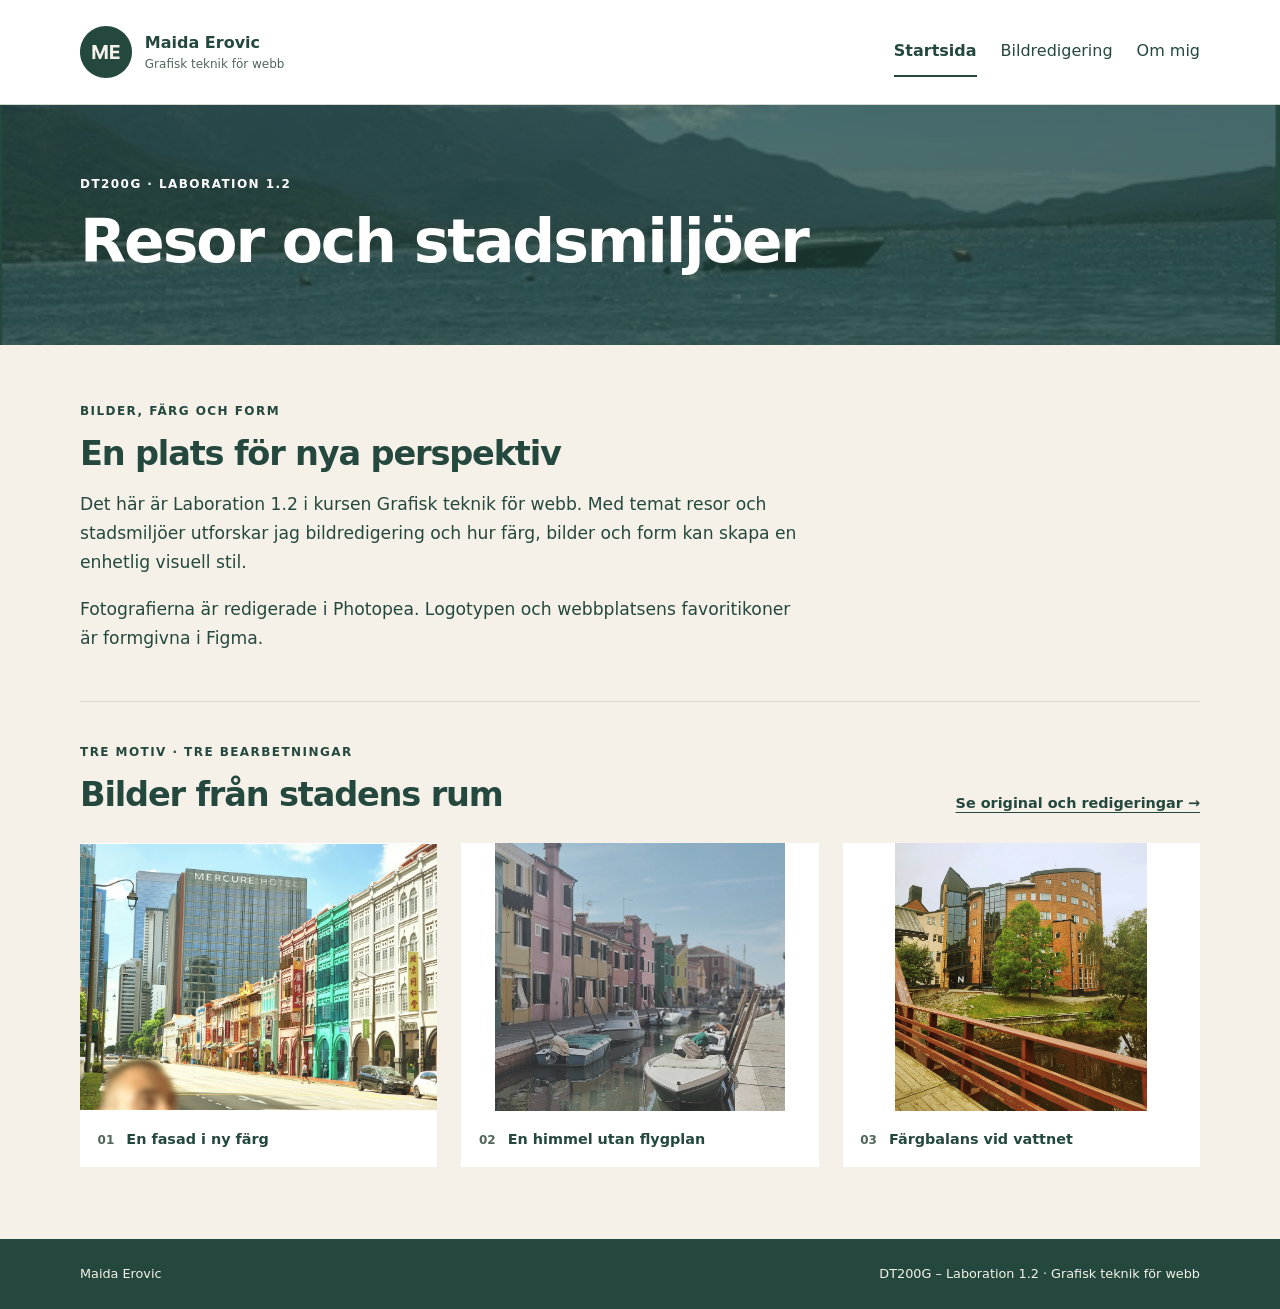
<file: index.html>
<!DOCTYPE html>
<html lang="sv">
<head>
  <meta charset="UTF-8">
  <meta name="viewport" content="width=device-width, initial-scale=1">
  <meta name="description" content="Resor och stadsmiljöer – bildredigering och grafisk form i DT200G, Laboration 1.2.">
  <title>Resor och stadsmiljöer | DT200G – Laboration 1.2</title>
  <link rel="icon" type="image/png" sizes="32x32" href="images/favicon.png">
  <link rel="icon" type="image/x-icon" sizes="16x16" href="images/web/favicon.ico">
  <link rel="stylesheet" href="css/style.css">
</head>
<body>
  <a class="skip-link" href="#innehall">Hoppa till innehåll</a>
  <header class="site-header">
    <div class="container header-inner">
      <a class="brand" href="index.html">
        <img src="images/logo.svg" width="52" height="52" alt="Maida Erovic – startsida">
        <span>Maida Erovic<span class="brand-subtitle">Grafisk teknik för webb</span></span>
      </a>
      <nav aria-label="Huvudmeny">
        <ul>
          <li><a href="index.html" aria-current="page">Startsida</a></li>
          <li><a href="bildredigering.html">Bildredigering</a></li>
          <li><a href="om-mig.html">Om mig</a></li>
        </ul>
      </nav>
    </div>
  </header>
  <main id="innehall" tabindex="-1">
    <section class="hero" aria-labelledby="sidrubrik">
      <img class="hero-image" src="images/web/header.png" width="579" height="193" alt="Hav med berg i bakgrunden.">
      <div class="container hero-content">
        <p class="eyebrow">DT200G · Laboration 1.2</p>
        <h1 id="sidrubrik">Resor och stadsmiljöer</h1>
      </div>
    </section>
    <div class="container page-content">
      <section class="introduction" aria-labelledby="introduktion">
        <p class="eyebrow">Bilder, färg och form</p>
        <h2 id="introduktion">En plats för nya perspektiv</h2>
        <p>Det här är Laboration 1.2 i kursen Grafisk teknik för webb. Med temat resor och stadsmiljöer utforskar jag bildredigering och hur färg, bilder och form kan skapa en enhetlig visuell stil.</p>
        <p>Fotografierna är redigerade i Photopea. Logotypen och webbplatsens favoritikoner är formgivna i Figma.</p>
      </section>
      <section class="gallery-section" aria-labelledby="galleri">
        <div class="section-heading">
          <div>
            <p class="eyebrow">Tre motiv · tre bearbetningar</p>
            <h2 id="galleri">Bilder från stadens rum</h2>
          </div>
          <a class="text-link" href="bildredigering.html">Se original och redigeringar <span aria-hidden="true">→</span></a>
        </div>
        <div class="gallery">
          <figure>
            <img src="images/web/bildserie001.jpeg" width="2000" height="1486" alt="Stadsgata med äldre hus, där en fasad har fått en turkosgrön färg, framför moderna höghus." loading="lazy">
            <figcaption><span class="image-number">01</span><span>En fasad i ny färg</span></figcaption>
          </figure>
          <figure>
            <img src="images/web/bildserie002.jpeg" width="2000" height="1853" alt="Båtar i en kanal mellan stadens byggnader, med en himmel utan flygplanet." loading="lazy">
            <figcaption><span class="image-number">02</span><span>En himmel utan flygplan</span></figcaption>
          </figure>
          <figure>
            <img src="images/web/bildserie003.jpeg" width="2000" height="2126" alt="Byggnad vid vattnet med korrigerade färger och mindre himmel i bild." loading="lazy">
            <figcaption><span class="image-number">03</span><span>Färgbalans vid vattnet</span></figcaption>
          </figure>
        </div>
      </section>
    </div>
  </main>
  <footer class="site-footer">
    <div class="container footer-inner">
      <p>Maida Erovic</p>
      <p>DT200G – Laboration 1.2 · Grafisk teknik för webb</p>
    </div>
  </footer>
</body>
</html>
</file>
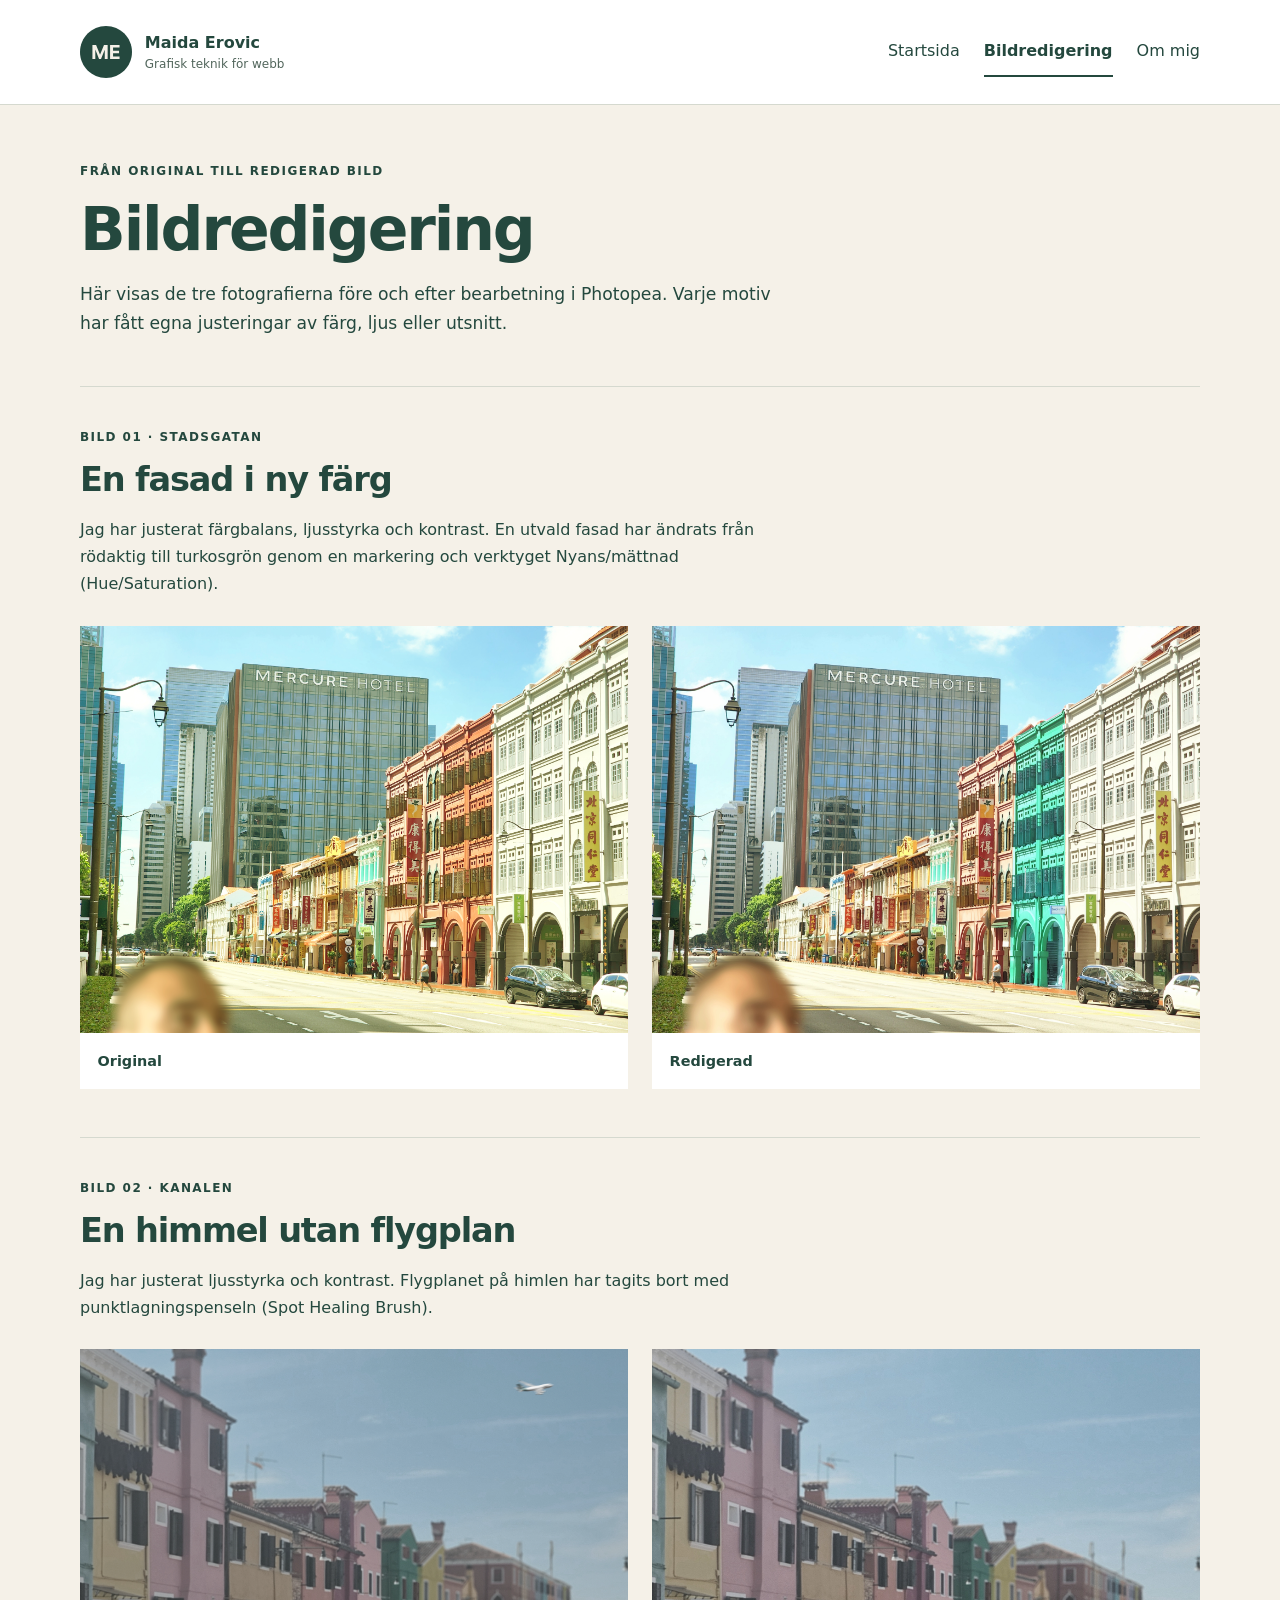
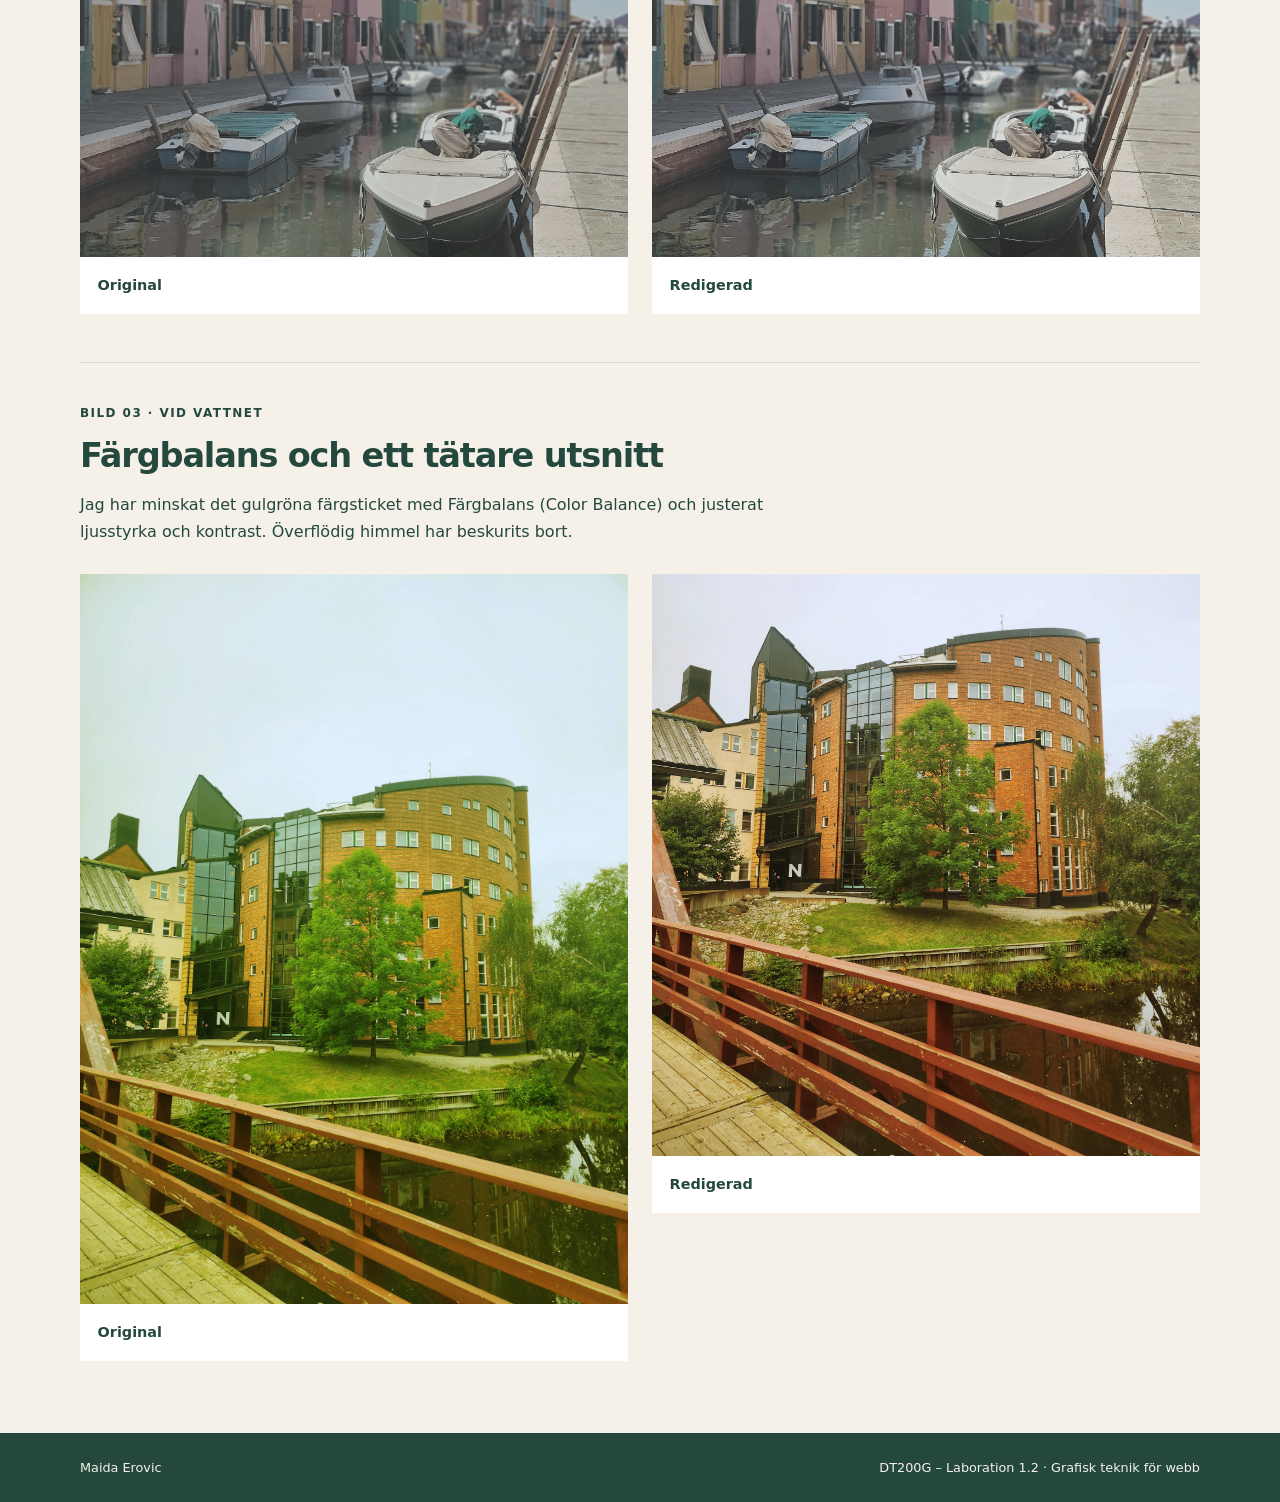
<file: bildredigering.html>
<!DOCTYPE html>
<html lang="sv">
<head>
  <meta charset="UTF-8">
  <meta name="viewport" content="width=device-width, initial-scale=1">
  <meta name="description" content="Jämför tre originalfotografier med redigerade versioner och läs om arbetet i Photopea.">
  <title>Bildredigering | DT200G – Laboration 1.2</title>
  <link rel="icon" type="image/png" sizes="32x32" href="images/favicon.png">
  <link rel="icon" type="image/x-icon" sizes="16x16" href="images/web/favicon.ico">
  <link rel="stylesheet" href="css/style.css">
</head>
<body>
  <a class="skip-link" href="#innehall">Hoppa till innehåll</a>
  <header class="site-header">
    <div class="container header-inner">
      <a class="brand" href="index.html">
        <img src="images/logo.svg" width="52" height="52" alt="Maida Erovic – startsida">
        <span>Maida Erovic<span class="brand-subtitle">Grafisk teknik för webb</span></span>
      </a>
      <nav aria-label="Huvudmeny">
        <ul>
          <li><a href="index.html">Startsida</a></li>
          <li><a href="bildredigering.html" aria-current="page">Bildredigering</a></li>
          <li><a href="om-mig.html">Om mig</a></li>
        </ul>
      </nav>
    </div>
  </header>
  <main id="innehall" class="container page-content" tabindex="-1">
    <div class="page-intro">
      <p class="eyebrow">Från original till redigerad bild</p>
      <h1>Bildredigering</h1>
      <p>Här visas de tre fotografierna före och efter bearbetning i Photopea. Varje motiv har fått egna justeringar av färg, ljus eller utsnitt.</p>
    </div>
    <section class="editing-section" aria-labelledby="bild-ett">
      <p class="eyebrow">Bild 01 · Stadsgatan</p>
      <h2 id="bild-ett">En fasad i ny färg</h2>
      <p class="edit-description">Jag har justerat färgbalans, ljusstyrka och kontrast. En utvald fasad har ändrats från rödaktig till turkosgrön genom en markering och verktyget Nyans/mättnad (Hue/Saturation).</p>
      <div class="comparison">
        <figure>
          <img src="original/original001.jpg" width="3992" height="2967" alt="Original av stadsgatan med en rödaktig fasad bland äldre hus framför höghusen." loading="lazy">
          <figcaption>Original</figcaption>
        </figure>
        <figure>
          <img src="images/web/bildserie001.jpeg" width="2000" height="1486" alt="Samma stadsgata med den utvalda fasaden i turkosgrönt och justerad färgbalans och ljusstyrka." loading="lazy">
          <figcaption>Redigerad</figcaption>
        </figure>
      </div>
    </section>
    <section class="editing-section" aria-labelledby="bild-tva">
      <p class="eyebrow">Bild 02 · Kanalen</p>
      <h2 id="bild-tva">En himmel utan flygplan</h2>
      <p class="edit-description">Jag har justerat ljusstyrka och kontrast. Flygplanet på himlen har tagits bort med punktlagningspenseln (Spot Healing Brush).</p>
      <div class="comparison">
        <figure>
          <img src="original/original002.jpg" width="2000" height="1853" alt="Original av en kanal med båtar och ett flygplan på himlen ovanför byggnaderna." loading="lazy">
          <figcaption>Original</figcaption>
        </figure>
        <figure>
          <img src="images/web/bildserie002.jpeg" width="2000" height="1853" alt="Samma kanal med båtar, justerat ljus och kontrast samt flygplanet borttaget från himlen." loading="lazy">
          <figcaption>Redigerad</figcaption>
        </figure>
      </div>
    </section>
    <section class="editing-section" aria-labelledby="bild-tre">
      <p class="eyebrow">Bild 03 · Vid vattnet</p>
      <h2 id="bild-tre">Färgbalans och ett tätare utsnitt</h2>
      <p class="edit-description">Jag har minskat det gulgröna färgsticket med Färgbalans (Color Balance) och justerat ljusstyrka och kontrast. Överflödig himmel har beskurits bort.</p>
      <div class="comparison">
        <figure>
          <img src="original/original003.jpg" width="3000" height="4000" alt="Original av en byggnad vid vattnet, med gulgrönt färgstick och en stor yta himmel." loading="lazy">
          <figcaption>Original</figcaption>
        </figure>
        <figure>
          <img src="images/web/bildserie003.jpeg" width="2000" height="2126" alt="Samma byggnad vid vattnet med minskat gulgrönt färgstick och mindre himmel efter beskärning." loading="lazy">
          <figcaption>Redigerad</figcaption>
        </figure>
      </div>
    </section>
  </main>
  <footer class="site-footer">
    <div class="container footer-inner">
      <p>Maida Erovic</p>
      <p>DT200G – Laboration 1.2 · Grafisk teknik för webb</p>
    </div>
  </footer>
</body>
</html>
</file>
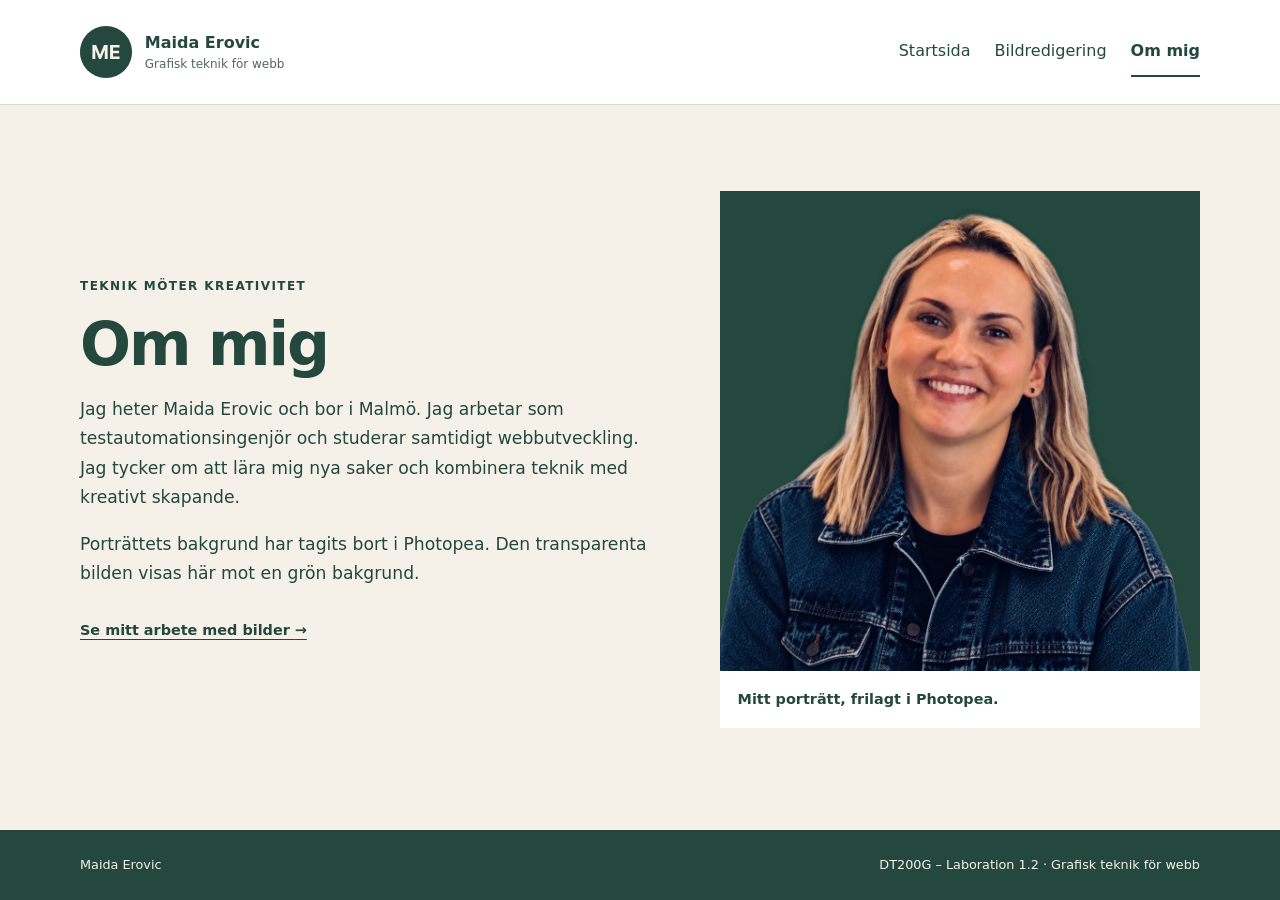
<file: om-mig.html>
<!DOCTYPE html>
<html lang="sv">
<head>
  <meta charset="UTF-8">
  <meta name="viewport" content="width=device-width, initial-scale=1">
  <meta name="description" content="En kort presentation av Maida Erovic och porträttet i Laboration 1.2.">
  <title>Om mig | DT200G – Laboration 1.2</title>
  <link rel="icon" type="image/png" sizes="32x32" href="images/favicon.png">
  <link rel="icon" type="image/x-icon" sizes="16x16" href="images/web/favicon.ico">
  <link rel="stylesheet" href="css/style.css">
</head>
<body>
  <a class="skip-link" href="#innehall">Hoppa till innehåll</a>
  <header class="site-header">
    <div class="container header-inner">
      <a class="brand" href="index.html">
        <img src="images/logo.svg" width="52" height="52" alt="Maida Erovic – startsida">
        <span>Maida Erovic<span class="brand-subtitle">Grafisk teknik för webb</span></span>
      </a>
      <nav aria-label="Huvudmeny">
        <ul>
          <li><a href="index.html">Startsida</a></li>
          <li><a href="bildredigering.html">Bildredigering</a></li>
          <li><a href="om-mig.html" aria-current="page">Om mig</a></li>
        </ul>
      </nav>
    </div>
  </header>
  <main id="innehall" class="container page-content about-layout" tabindex="-1">
    <div class="about-text">
      <p class="eyebrow">Teknik möter kreativitet</p>
      <h1>Om mig</h1>
      <p>Jag heter Maida Erovic och bor i Malmö. Jag arbetar som testautomationsingenjör och studerar samtidigt webbutveckling. Jag tycker om att lära mig nya saker och kombinera teknik med kreativt skapande.</p>
      <p>Porträttets bakgrund har tagits bort i Photopea. Den transparenta bilden visas här mot en grön bakgrund.</p>
      <a class="text-link" href="bildredigering.html">Se mitt arbete med bilder <span aria-hidden="true">→</span></a>
    </div>
    <figure class="portrait">
      <div class="portrait-background">
        <img src="images/web/portrait.png" width="1024" height="1024" alt="Porträtt av Maida Erovic med frilagd bakgrund.">
      </div>
      <figcaption>Mitt porträtt, frilagt i Photopea.</figcaption>
    </figure>
  </main>
  <footer class="site-footer">
    <div class="container footer-inner">
      <p>Maida Erovic</p>
      <p>DT200G – Laboration 1.2 · Grafisk teknik för webb</p>
    </div>
  </footer>
</body>
</html>
</file>
<file: css/style.css>
:root {
  color-scheme: light;
  --green: #24483e;
  --cream: #f5f1e8;
  --white: #ffffff;
  --muted: #52665c;
  --line: #d5d9cf;
}

* {
  box-sizing: border-box;
}

body {
  margin: 0;
  min-height: 100vh;
  display: flex;
  flex-direction: column;
  background: var(--cream);
  color: var(--green);
  font-family: system-ui, -apple-system, BlinkMacSystemFont, "Segoe UI", sans-serif;
  font-size: 1rem;
  line-height: 1.7;
}

main {
  flex: 1;
}

img {
  display: block;
  max-width: 100%;
  height: auto;
}

a {
  color: inherit;
  text-underline-offset: 0.25em;
}

a:hover {
  text-decoration-thickness: 2px;
}

:focus-visible {
  outline: 3px solid currentColor;
  outline-offset: 5px;
}

.skip-link {
  position: absolute;
  top: 0.75rem;
  left: 1rem;
  z-index: 2;
  padding: 0.6rem 1rem;
  background: var(--green);
  color: var(--white);
  transform: translateY(-200%);
}

.skip-link:focus {
  transform: translateY(0);
}

.container {
  width: min(1120px, calc(100% - 3rem));
  margin-inline: auto;
}

.site-header {
  background: var(--white);
  border-bottom: 1px solid var(--line);
}

.header-inner,
.footer-inner {
  display: flex;
  align-items: center;
  justify-content: space-between;
  gap: 1.5rem;
}

.header-inner {
  min-height: 104px;
  padding-block: 1rem;
}

.brand {
  display: inline-flex;
  align-items: center;
  gap: 0.8rem;
  font-weight: 650;
  line-height: 1.5;
  text-decoration: none;
}

.brand img {
  flex-shrink: 0;
}

.brand-subtitle {
  display: block;
  color: var(--muted);
  font-size: 0.75rem;
  font-weight: 400;
}

nav ul {
  display: flex;
  flex-wrap: wrap;
  gap: 0.25rem 1.5rem;
  margin: 0;
  padding: 0;
  list-style: none;
}

nav a {
  display: block;
  padding-block: 0.65rem;
  border-bottom: 2px solid transparent;
  text-decoration: none;
}

nav a:hover,
nav a[aria-current="page"] {
  border-bottom-color: var(--green);
}

nav a[aria-current="page"] {
  font-weight: 650;
}

h1,
h2 {
  margin: 0 0 1rem;
  font-weight: 600;
  line-height: 1.15;
  letter-spacing: -0.035em;
  text-wrap: balance;
}

h1 {
  font-size: clamp(2.25rem, 5vw, 3.75rem);
}

h2 {
  font-size: clamp(1.65rem, 3vw, 2.1rem);
}

p {
  margin: 0 0 1.1rem;
}

.eyebrow {
  margin-bottom: 0.85rem;
  font-size: 0.75rem;
  font-weight: 650;
  letter-spacing: 0.12em;
  text-transform: uppercase;
}

.hero {
  position: relative;
  isolation: isolate;
  display: flex;
  align-items: center;
  min-height: 240px;
  background: var(--green);
  color: var(--white);
}

/* Only the photograph is translucent, so the heading stays fully opaque. */
.hero-image {
  position: absolute;
  inset: 0;
  z-index: -1;
  width: 100%;
  height: 100%;
  object-fit: cover;
  opacity: 0.3;
}

.hero-content {
  padding-block: 2.5rem;
}

.hero h1 {
  margin-bottom: 0;
}

.page-content {
  padding-block: 3.5rem 4.5rem;
}

.introduction,
.page-intro {
  max-width: 720px;
}

.introduction p:not(.eyebrow),
.page-intro > p:not(.eyebrow),
.about-text > p:not(.eyebrow) {
  font-size: 1.075rem;
}

.gallery-section {
  margin-top: 3rem;
  padding-top: 2.5rem;
  border-top: 1px solid var(--line);
}

.section-heading {
  display: flex;
  align-items: end;
  justify-content: space-between;
  flex-wrap: wrap;
  gap: 1rem 2rem;
  margin-bottom: 1.75rem;
}

.section-heading h2 {
  margin-bottom: 0;
}

.text-link {
  display: inline-block;
  font-size: 0.9rem;
  font-weight: 600;
}

.gallery,
.comparison {
  display: grid;
  align-items: start;
  gap: 1.5rem;
}

.gallery {
  grid-template-columns: repeat(3, minmax(0, 1fr));
  align-items: stretch;
}

.gallery figure {
  display: flex;
  flex-direction: column;
}

.gallery img {
  aspect-ratio: 4 / 3;
  object-fit: contain;
}

figure {
  min-width: 0;
  margin: 0;
  background: var(--white);
}

figure img {
  width: 100%;
}

figcaption {
  padding: 1rem 1.1rem;
  font-size: 0.9rem;
  font-weight: 600;
}

.gallery figcaption {
  display: flex;
  flex: 1;
  align-items: baseline;
  gap: 0.75rem;
}

.image-number {
  color: var(--muted);
  font-size: 0.75rem;
}

.editing-section {
  margin-top: 3rem;
  padding-top: 2.5rem;
  border-top: 1px solid var(--line);
}

.edit-description {
  max-width: 720px;
  margin-bottom: 1.75rem;
}

.comparison {
  grid-template-columns: repeat(2, minmax(0, 1fr));
}

.about-layout {
  display: grid;
  grid-template-columns: 1.2fr 1fr;
  align-items: center;
  gap: 4rem;
}

.about-text .text-link {
  margin-top: 0.75rem;
}

.portrait-background {
  background: var(--green);
}

.site-footer {
  padding-block: 1.5rem;
  background: var(--green);
  color: var(--cream);
  font-size: 0.8rem;
}

.footer-inner {
  flex-wrap: wrap;
  gap: 0.5rem 1.5rem;
}

.site-footer p {
  margin: 0;
}

@media (max-width: 700px) {
  .container {
    width: calc(100% - 2.5rem);
  }

  .header-inner {
    flex-direction: column;
    align-items: flex-start;
    gap: 0.6rem;
  }

  nav ul {
    gap: 0.25rem 1.25rem;
  }

  .hero {
    min-height: 210px;
  }

  .page-content {
    padding-block: 2.5rem 3rem;
  }

  .gallery,
  .comparison,
  .about-layout {
    grid-template-columns: minmax(0, 1fr);
  }

  .about-layout {
    gap: 2rem;
  }

  .portrait {
    width: min(100%, 420px);
  }
}
</file>
